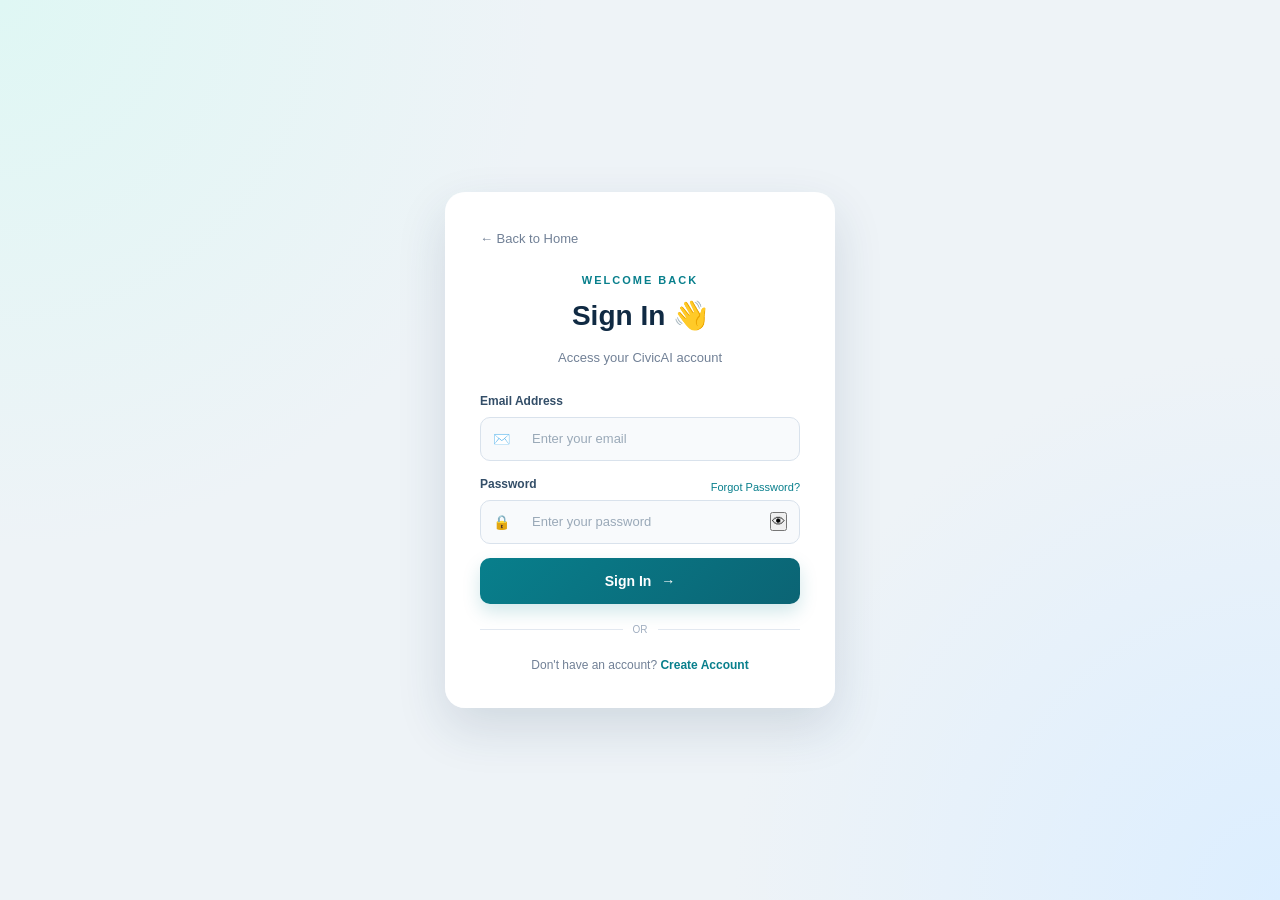
<file: frontend/login.html>
<!DOCTYPE html>
<html lang="en">
<head>
    <meta charset="UTF-8">
    <meta name="viewport" content="width=device-width, initial-scale=1.0">
    <title>CivicAI | Sign In</title>
    <link rel="stylesheet" href="style.css">
</head>

<body class="auth-modern">

    <div class="auth-wrapper">

        <!-- Left Section -->
        <div class="auth-visual">
            <div class="brand">
                <div class="brand-icon">🏙️</div>
                <span>Civic<span>AI</span></span>
            </div>

            <div class="visual-content">
                <p class="small-title">SMART CIVIC PLATFORM</p>

                <h1>
                    Make Your City<br>
                    <span>Better Together.</span>
                </h1>

                <p>
                    Report civic problems, track your requests,
                    and help build a smarter and safer community.
                </p>

                <div class="visual-stats">
                    <div>
                        <strong>24/7</strong>
                        <small>Available</small>
                    </div>

                    <div>
                        <strong>AI</strong>
                        <small>Powered</small>
                    </div>

                    <div>
                        <strong>100%</strong>
                        <small>Citizen Focused</small>
                    </div>
                </div>
            </div>

            <div class="city-line">
                🏢 🏠 🌳 🏫 🏥 🚦
            </div>
        </div>


        <!-- Right Section -->
        <div class="auth-form-section">

            <div class="auth-form-box">

                <a href="index.html" class="back-home">
                    ← Back to Home
                </a>

                <div class="form-heading">
                    <p>WELCOME BACK</p>
                    <h2>Sign In 👋</h2>
                    <span>Access your CivicAI account</span>
                </div>

                <form id="loginForm">

                    <div class="input-group">
                        <label>Email Address</label>
                        <div class="input-box">
                            <span>✉️</span>
                            <input
                                type="email"
                                id="loginEmail"
                                placeholder="Enter your email"
                                required
                            >
                        </div>
                    </div>

                    <div class="input-group">
                        <div class="label-row">
                            <label>Password</label>
                            <a href="#">Forgot Password?</a>
                        </div>

                        <div class="input-box">
                            <span>🔒</span>

                            <input
                                type="password"
                                id="loginPassword"
                                placeholder="Enter your password"
                                required
                            >

                            <button
                                type="button"
                                class="show-password"
                                onclick="togglePassword()">
                                👁
                            </button>
                        </div>
                    </div>

                    <button type="submit" class="modern-login-btn">
                        Sign In
                        <span>→</span>
                    </button>

                </form>

                <div class="divider">
                    <span>OR</span>
                </div>

                <p class="account-text">
                    Don't have an account?
                    <a href="signup.html">Create Account</a>
                </p>

            </div>

        </div>

    </div>


<script>

function togglePassword() {

    const password = document.getElementById("loginPassword");

    if (password.type === "password") {
        password.type = "text";
    } else {
        password.type = "password";
    }
}


document.getElementById("loginForm").addEventListener("submit", async function(e) {

    e.preventDefault();

    const email = document.getElementById("loginEmail").value.trim();
    const password = document.getElementById("loginPassword").value;

    // Check empty fields
    if (!email || !password) {
        alert("Please enter email and password.");
        return;
    }

    try {

        const response = await fetch("/api/login", {

            method: "POST",

            headers: {
                "Content-Type": "application/json"
            },

            body: JSON.stringify({
                email: email,
                password: password
            })

        });

        const result = await response.json();


        // Successful login
        if (response.ok) {

            // Store only basic login information
            sessionStorage.setItem("loggedIn", "true");
            sessionStorage.setItem("userName", result.name);
            sessionStorage.setItem("userEmail", result.email);

            alert("Login successful! 🎉");

            // Go to dashboard
            window.location.href = "dashboard.html";

        } else {

            alert(result.message);

        }

    } catch (error) {

        console.error("Login Error:", error);

        alert(
            "Unable to connect to CivicAI server.\n\n" +
            "Please make sure backend.py is running."
        );

    }

});

</script>

</body>
</html>
</file>
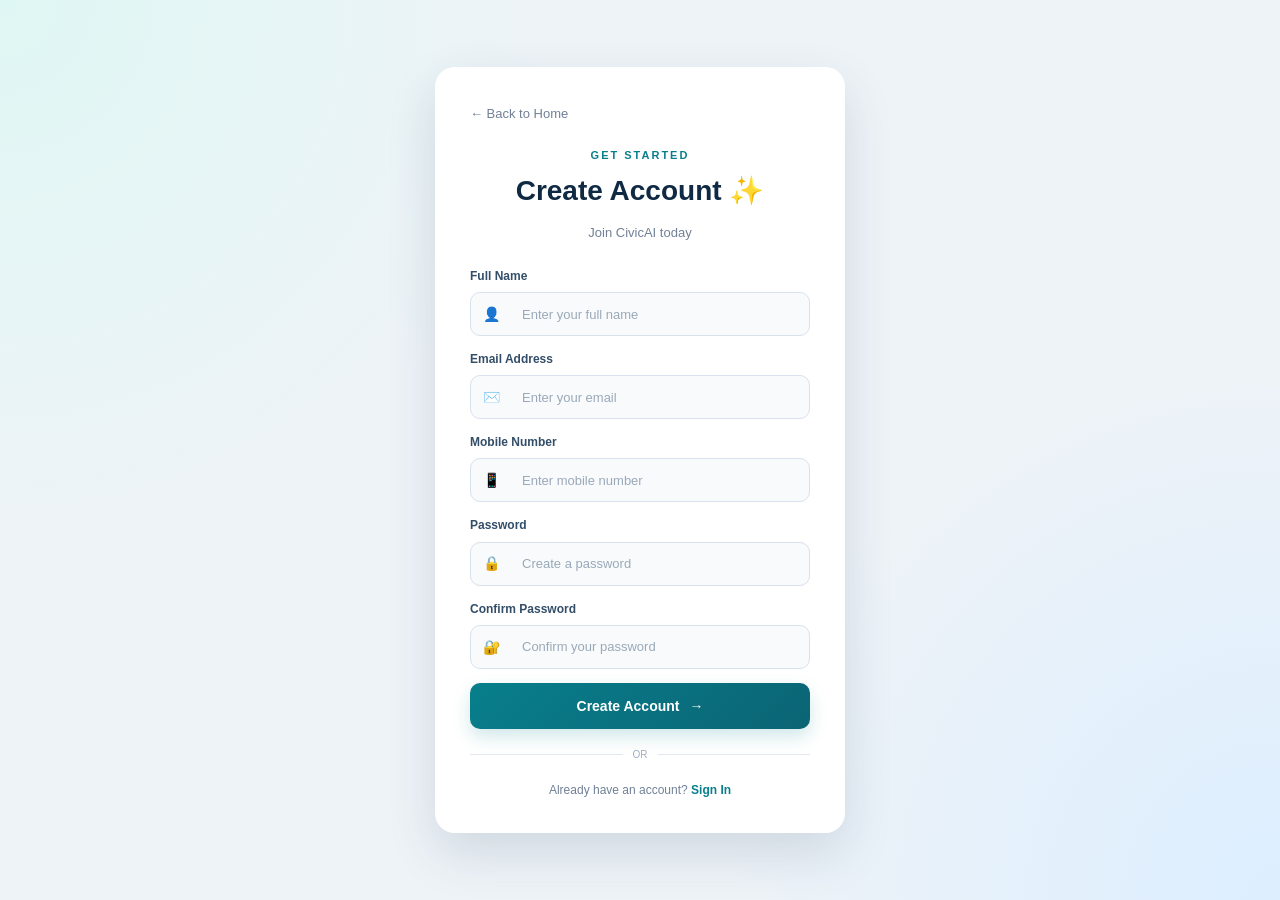
<file: frontend/signup.html>
<!DOCTYPE html>
<html lang="en">
<head>
    <meta charset="UTF-8">
    <meta name="viewport" content="width=device-width, initial-scale=1.0">

    <title>CivicAI | Create Account</title>

    <link rel="stylesheet" href="style.css">
</head>

<body class="auth-modern">

<div class="auth-wrapper">

    <!-- Left Visual -->
    <div class="auth-visual">

        <div class="brand">
            <div class="brand-icon">🏙️</div>

            <span>
                Civic<span>AI</span>
            </span>
        </div>

        <div class="visual-content">

            <p class="small-title">
                JOIN THE COMMUNITY
            </p>

            <h1>
                Your Voice.<br>
                <span>Your City.</span>
            </h1>

            <p>
                Join CivicAI and make it easier to report,
                track and improve civic issues in your community.
            </p>

            <div class="feature-list">

                <div>
                    <span>✓</span>
                    Report civic issues easily
                </div>

                <div>
                    <span>✓</span>
                    Track your complaints
                </div>

                <div>
                    <span>✓</span>
                    AI-assisted issue analysis
                </div>

                <div>
                    <span>✓</span>
                    Help improve your community
                </div>

            </div>

        </div>

        <div class="city-line">
            🏢 🏠 🌳 🏫 🏥 🚦
        </div>

    </div>


    <!-- Sign Up Form -->
    <div class="auth-form-section">

        <div class="auth-form-box signup-box">

            <a href="index.html" class="back-home">
                ← Back to Home
            </a>

            <div class="form-heading">

                <p>GET STARTED</p>

                <h2>Create Account ✨</h2>

                <span>
                    Join CivicAI today
                </span>

            </div>


            <form id="signupForm">

                <div class="input-group">

                    <label>Full Name</label>

                    <div class="input-box">

                        <span>👤</span>

                        <input
                            type="text"
                            id="name"
                            placeholder="Enter your full name"
                            required
                        >

                    </div>

                </div>


                <div class="input-group">

                    <label>Email Address</label>

                    <div class="input-box">

                        <span>✉️</span>

                        <input
                            type="email"
                            id="email"
                            placeholder="Enter your email"
                            required
                        >

                    </div>

                </div>


                <div class="input-group">

                    <label>Mobile Number</label>

                    <div class="input-box">

                        <span>📱</span>

                        <input
                            type="tel"
                            id="mobile"
                            placeholder="Enter mobile number"
                            required
                        >

                    </div>

                </div>


                <div class="input-group">

                    <label>Password</label>

                    <div class="input-box">

                        <span>🔒</span>

                        <input
                            type="password"
                            id="password"
                            placeholder="Create a password"
                            required
                        >

                    </div>

                </div>


                <div class="input-group">

                    <label>Confirm Password</label>

                    <div class="input-box">

                        <span>🔐</span>

                        <input
                            type="password"
                            id="confirmPassword"
                            placeholder="Confirm your password"
                            required
                        >

                    </div>

                </div>


                <button type="submit" class="modern-login-btn">

                    Create Account

                    <span>→</span>

                </button>

            </form>


            <div class="divider">
                <span>OR</span>
            </div>


            <p class="account-text">

                Already have an account?

                <a href="login.html">
                    Sign In
                </a>

            </p>

        </div>

    </div>

</div>


<script>

document.getElementById("signupForm").addEventListener("submit", async function(e) {

    e.preventDefault();


    // Get form values
    const name = document.getElementById("name").value.trim();
    const email = document.getElementById("email").value.trim();
    const mobile = document.getElementById("mobile").value.trim();
    const password = document.getElementById("password").value;
    const confirmPassword = document.getElementById("confirmPassword").value;


    // Check password
    if (password !== confirmPassword) {

        alert("Passwords do not match!");

        return;
    }


    // Send data to Flask backend
    try {

        const response = await fetch(
            "http://127.0.0.1:5000/api/signup",
            {
                method: "POST",

                headers: {
                    "Content-Type": "application/json"
                },

                body: JSON.stringify({
                    name: name,
                    email: email,
                    mobile: mobile,
                    password: password
                })
            }
        );


        const result = await response.json();


        // Successful signup
        if (response.ok) {

            alert("Account created successfully! 🎉");

            window.location.href = "login.html";

        }

        // Backend error
        else {

            alert(result.message);

        }


    }

    // Backend connection error
    catch (error) {

        alert(
            "Unable to connect to CivicAI server.\n\n" +
            "Please make sure backend.py is running."
        );

        console.error("Backend Error:", error);

    }

});

</script>


</body>
</html>
</file>
<file: frontend/style.css>
* {
    margin: 0;
    padding: 0;
    box-sizing: border-box;
}

html {
    scroll-behavior: smooth;
}

body {
    font-family: Arial, Helvetica, sans-serif;
    background: #f5f7fb;
    color: #172033;
    line-height: 1.6;
}

/* ================= NAVBAR ================= */

.navbar {
    width: 100%;
    padding: 18px 7%;
    background: #ffffff;
    display: flex;
    justify-content: space-between;
    align-items: center;
    border-bottom: 1px solid #e7eaf0;
    position: sticky;
    top: 0;
    z-index: 1000;
}

.logo {
    display: flex;
    align-items: center;
    gap: 12px;
}

.logo-icon {
    width: 46px;
    height: 46px;
    border-radius: 12px;
    background: #1d4ed8;
    display: flex;
    justify-content: center;
    align-items: center;
    font-size: 23px;
}

.logo h2 {
    font-size: 21px;
    color: #172033;
}

.logo span {
    display: block;
    font-size: 10px;
    color: #6b7280;
}

.nav-links {
    display: flex;
    align-items: center;
    gap: 28px;
}

.nav-links a {
    text-decoration: none;
    color: #374151;
    font-size: 14px;
    font-weight: 600;
}

.nav-links a:hover {
    color: #1d4ed8;
}

.language-btn {
    border: 1px solid #d8dee9;
    background: #ffffff;
    padding: 9px 15px;
    border-radius: 8px;
    cursor: pointer;
}


/* ================= HERO ================= */

.hero {
    min-height: 650px;
    padding: 90px 7%;
    display: flex;
    align-items: center;
    justify-content: space-between;
    gap: 60px;
    background: linear-gradient(
        135deg,
        #eff6ff,
        #ffffff
    );
}

.hero-content {
    max-width: 650px;
}

.badge {
    display: inline-block;
    padding: 8px 14px;
    background: #dbeafe;
    color: #1d4ed8;
    border-radius: 30px;
    font-size: 13px;
    font-weight: 600;
    margin-bottom: 22px;
}

.hero h1 {
    font-size: 55px;
    line-height: 1.12;
    margin-bottom: 22px;
    color: #111827;
}

.hero h1 span {
    color: #1d4ed8;
}

.hero p {
    max-width: 590px;
    color: #5b6472;
    font-size: 17px;
    margin-bottom: 32px;
}

.hero-buttons {
    display: flex;
    gap: 15px;
}

.primary-btn,
.secondary-btn {
    display: inline-block;
    text-decoration: none;
    padding: 14px 22px;
    border-radius: 9px;
    font-weight: 600;
    font-size: 14px;
}

.primary-btn {
    background: #1d4ed8;
    color: white;
}

.primary-btn:hover {
    background: #163fae;
}

.secondary-btn {
    border: 1px solid #cfd6e3;
    color: #374151;
    background: white;
}


/* ================= HERO CARD ================= */

.hero-card {
    width: 390px;
    background: white;
    border-radius: 18px;
    padding: 25px;
    box-shadow: 0 20px 50px rgba(30, 50, 90, 0.12);
}

.card-header {
    display: flex;
    justify-content: space-between;
    font-weight: 700;
    margin-bottom: 25px;
}

.live {
    color: #16a34a;
    font-size: 12px;
}

.stats {
    display: grid;
    grid-template-columns: repeat(3, 1fr);
    gap: 10px;
}

.stat-box {
    background: #f8fafc;
    padding: 15px 8px;
    text-align: center;
    border-radius: 10px;
}

.stat-box h2 {
    font-size: 23px;
    color: #1d4ed8;
}

.stat-box p {
    font-size: 11px;
    color: #6b7280;
}

.progress-section {
    margin-top: 30px;
}

.progress-title {
    display: flex;
    justify-content: space-between;
    font-size: 13px;
    margin-bottom: 8px;
}

.progress {
    width: 100%;
    height: 9px;
    background: #e5e7eb;
    border-radius: 10px;
    overflow: hidden;
}

.progress-bar {
    width: 78%;
    height: 100%;
    background: #1d4ed8;
}


/* ================= SECTIONS ================= */

.report-section,
.about-section {
    padding: 90px 7%;
}

.section-heading {
    text-align: center;
    max-width: 700px;
    margin: auto;
}

.section-label {
    color: #1d4ed8;
    font-size: 12px;
    font-weight: 800;
    letter-spacing: 1px;
}

.section-heading h2 {
    font-size: 36px;
    margin: 10px 0;
    color: #111827;
}

.section-heading p {
    color: #6b7280;
}


/* ================= REPORT ================= */

.report-container {
    max-width: 1100px;
    margin: 45px auto 0;
    display: grid;
    grid-template-columns: 1.5fr 0.8fr;
    gap: 30px;
}

#issueForm,
.ai-card {
    background: white;
    padding: 32px;
    border-radius: 16px;
    box-shadow: 0 10px 35px rgba(30, 50, 90, 0.08);
}

.form-group {
    margin-bottom: 22px;
}

.form-group label {
    display: block;
    font-size: 14px;
    font-weight: 700;
    margin-bottom: 8px;
    color: #374151;
}

textarea,
input,
select {
    width: 100%;
    border: 1px solid #d7dce5;
    border-radius: 8px;
    padding: 13px 14px;
    font-size: 14px;
    outline: none;
    background: #ffffff;
    font-family: inherit;
}

textarea {
    height: 130px;
    resize: vertical;
}

textarea:focus,
input:focus,
select:focus {
    border-color: #1d4ed8;
}

.form-row {
    display: grid;
    grid-template-columns: 1fr 1fr;
    gap: 18px;
}


/* ================= SEVERITY ================= */

.severity-options {
    display: flex;
    gap: 12px;
}

.severity {
    flex: 1;
    border: 1px solid #d9dee8;
    padding: 12px;
    border-radius: 8px;
    cursor: pointer;
    text-align: center;
}

.severity input {
    width: auto;
    margin-right: 5px;
}

.low {
    color: #15803d;
}

.medium {
    color: #ca8a04;
}

.high {
    color: #dc2626;
}


/* ================= BUTTON ================= */

.submit-btn {
    width: 100%;
    border: none;
    background: #1d4ed8;
    color: white;
    padding: 15px;
    border-radius: 9px;
    font-size: 15px;
    font-weight: 700;
    cursor: pointer;
}

.submit-btn:hover {
    background: #163fae;
}


/* ================= AI CARD ================= */

.ai-card {
    background: #172554;
    color: white;
}

.ai-icon {
    width: 52px;
    height: 52px;
    border-radius: 13px;
    background: #1d4ed8;
    display: flex;
    align-items: center;
    justify-content: center;
    font-size: 25px;
    margin-bottom: 20px;
}

.ai-card h3 {
    font-size: 22px;
    margin-bottom: 12px;
}

.ai-card > p {
    color: #cbd5e1;
    font-size: 14px;
    margin-bottom: 25px;
}

.ai-feature {
    padding: 10px 0;
    border-bottom: 1px solid rgba(255,255,255,0.1);
    font-size: 14px;
}

.ai-feature span {
    color: #4ade80;
    margin-right: 8px;
}


/* ================= ABOUT ================= */

.about-section {
    background: #ffffff;
}

.feature-grid {
    max-width: 1100px;
    margin: 45px auto 0;
    display: grid;
    grid-template-columns: repeat(4, 1fr);
    gap: 20px;
}

.feature-card {
    padding: 25px;
    border: 1px solid #e5e7eb;
    border-radius: 14px;
    background: #ffffff;
}

.feature-icon {
    font-size: 30px;
    margin-bottom: 15px;
}

.feature-card h3 {
    margin-bottom: 8px;
}

.feature-card p {
    color: #6b7280;
    font-size: 13px;
}


/* ================= FOOTER ================= */

footer {
    background: #111827;
    color: white;
    text-align: center;
    padding: 40px 20px;
}

.footer-logo {
    font-size: 20px;
    margin-bottom: 8px;
}

footer p {
    color: #9ca3af;
    font-size: 13px;
}

.copyright {
    margin-top: 15px;
    font-size: 11px;
}


/* ================= RESPONSIVE ================= */

@media (max-width: 900px) {

    .nav-links {
        gap: 12px;
    }

    .hero {
        flex-direction: column;
        text-align: center;
    }

    .hero-buttons {
        justify-content: center;
    }

    .hero-card {
        width: 100%;
        max-width: 500px;
    }

    .report-container {
        grid-template-columns: 1fr;
    }

    .feature-grid {
        grid-template-columns: repeat(2, 1fr);
    }
}


@media (max-width: 600px) {

    .navbar {
        padding: 15px 5%;
    }

    .nav-links a {
        display: none;
    }

    .hero {
        padding: 60px 5%;
    }

    .hero h1 {
        font-size: 38px;
    }

    .hero-card {
        width: 100%;
    }

    .report-section,
    .about-section {
        padding: 60px 5%;
    }

    .section-heading h2 {
        font-size: 28px;
    }

    .form-row {
        grid-template-columns: 1fr;
    }

    .feature-grid {
        grid-template-columns: 1fr;
    }
}
/* ================= DASHBOARD ================= */

.dashboard {
    min-height: 100vh;
    padding: 55px 7%;
    background: #f5f7fb;
}

.dashboard-heading {
    display: flex;
    justify-content: space-between;
    align-items: center;
    gap: 30px;
    margin-bottom: 40px;
}

.dashboard-heading h1 {
    font-size: 34px;
    margin: 8px 0;
    color: #111827;
}

.dashboard-heading p {
    color: #6b7280;
}

.dashboard-stats {
    display: grid;
    grid-template-columns: repeat(4, 1fr);
    gap: 20px;
    margin-bottom: 35px;
}

.dashboard-card {
    background: white;
    padding: 25px;
    border-radius: 14px;
    box-shadow: 0 8px 25px rgba(30, 50, 90, 0.06);
}

.dashboard-icon {
    font-size: 25px;
    margin-bottom: 12px;
}

.dashboard-card h2 {
    font-size: 30px;
    color: #1d4ed8;
}

.dashboard-card p {
    color: #6b7280;
    font-size: 13px;
}


/* Reports */

.reports-panel {
    background: white;
    padding: 28px;
    border-radius: 15px;
    box-shadow: 0 8px 25px rgba(30, 50, 90, 0.06);
}

.panel-header {
    display: flex;
    justify-content: space-between;
    align-items: center;
    margin-bottom: 25px;
}

.panel-header h2 {
    font-size: 21px;
}

.panel-header p {
    color: #6b7280;
    font-size: 13px;
}

.panel-header a {
    color: #1d4ed8;
    text-decoration: none;
    font-size: 13px;
    font-weight: 700;
}


/* Table */

.table-wrapper {
    overflow-x: auto;
}

table {
    width: 100%;
    border-collapse: collapse;
}

th {
    text-align: left;
    background: #f8fafc;
    color: #6b7280;
    font-size: 12px;
    padding: 14px;
}

td {
    padding: 16px 14px;
    border-bottom: 1px solid #eef0f4;
    font-size: 13px;
}


/* Status */

.status {
    display: inline-block;
    padding: 5px 10px;
    border-radius: 20px;
    font-size: 11px;
    font-weight: 700;
}

.status.high {
    background: #fee2e2;
    color: #dc2626;
}

.status.medium {
    background: #fef3c7;
    color: #b45309;
}

.status.pending {
    background: #fef3c7;
    color: #b45309;
}

.status.progress-status {
    background: #dbeafe;
    color: #1d4ed8;
}

.status.resolved {
    background: #dcfce7;
    color: #15803d;
}


/* Quick Actions */

.quick-section {
    margin-top: 35px;
}

.quick-section h2 {
    margin-bottom: 20px;
}

.quick-grid {
    display: grid;
    grid-template-columns: repeat(3, 1fr);
    gap: 20px;
}

.quick-card {
    display: flex;
    align-items: center;
    gap: 15px;

    background: white;
    padding: 22px;

    border-radius: 14px;

    text-decoration: none;
    color: #172033;

    box-shadow: 0 8px 25px rgba(30, 50, 90, 0.06);
}

.quick-card:hover {
    transform: translateY(-3px);
}

.quick-card > span {
    font-size: 30px;
}

.quick-card h3 {
    font-size: 16px;
    margin-bottom: 4px;
}

.quick-card p {
    font-size: 12px;
    color: #6b7280;
}


/* Dashboard Responsive */

@media (max-width: 900px) {

    .dashboard-stats {
        grid-template-columns: repeat(2, 1fr);
    }

    .quick-grid {
        grid-template-columns: 1fr;
    }

    .dashboard-heading {
        flex-direction: column;
        align-items: flex-start;
    }
}


@media (max-width: 600px) {

    .dashboard {
        padding: 40px 5%;
    }

    .dashboard-stats {
        grid-template-columns: 1fr;
    }

    .dashboard-heading h1 {
        font-size: 28px;
    }
}
/* =========================================
   COMPACT CENTER AUTH CARD
========================================= */

.auth-modern {
    min-height: 100vh;
    margin: 0;

    display: flex;
    align-items: center;
    justify-content: center;

    background:
        radial-gradient(circle at top left, #dff7f4, transparent 35%),
        radial-gradient(circle at bottom right, #dceeff, transparent 35%),
        #eef3f7;

    font-family: "Segoe UI", Arial, sans-serif;
}


/* Hide the large left section */

.auth-visual {
    display: none;
}


/* Center the form */

.auth-wrapper {
    width: 100%;
    min-height: 100vh;

    display: flex;
    align-items: center;
    justify-content: center;
}


/* Form area */

.auth-form-section {
    width: 100%;

    padding: 25px;

    background: transparent;

    display: flex;
    align-items: center;
    justify-content: center;
}


/* Small card */

.auth-form-box {
    width: 100%;
    max-width: 390px;

    background: rgba(255, 255, 255, 0.96);

    padding: 32px 34px;

    border-radius: 20px;

    border: 1px solid rgba(255,255,255,0.8);

    box-shadow:
        0 20px 50px rgba(30, 60, 90, 0.14);

    box-sizing: border-box;
}


/* Signup card slightly smaller */

.signup-box {
    max-width: 410px;
}


/* Back */

.back-home {
    display: inline-block;

    margin-bottom: 22px;

    color: #718096;

    font-size: 13px;

    text-decoration: none;
}

.back-home:hover {
    color: #087f8c;
}


/* Heading */

.form-heading {
    text-align: center;

    margin-bottom: 22px;
}

.form-heading p {
    color: #087f8c;

    font-size: 11px;

    font-weight: 800;

    letter-spacing: 2px;

    margin-bottom: 5px;
}

.form-heading h2 {
    margin: 0 0 5px;

    color: #102a43;

    font-size: 28px;

    font-weight: 800;
}

.form-heading span {
    color: #718096;

    font-size: 13px;
}


/* Input */

.input-group {
    margin-bottom: 14px;
}

.input-group label {
    display: block;

    color: #334e68;

    font-size: 12px;

    font-weight: 700;

    margin-bottom: 6px;
}

.input-box {
    height: 44px;

    display: flex;
    align-items: center;

    gap: 8px;

    padding: 0 12px;

    background: #f8fafc;

    border: 1px solid #d9e2ec;

    border-radius: 10px;

    box-sizing: border-box;

    transition: 0.2s;
}

.input-box:focus-within {
    background: white;

    border-color: #087f8c;

    box-shadow:
        0 0 0 3px rgba(8,127,140,0.08);
}

.input-box > span {
    font-size: 14px;
}

.input-box input {
    width: 100%;

    border: none;

    outline: none;

    background: transparent;

    font-size: 13px;

    color: #243b53;
}

.input-box input::placeholder {
    color: #9aa9b8;
}


/* Button */

.modern-login-btn {
    width: 100%;

    height: 46px;

    margin-top: 5px;

    border: none;

    border-radius: 10px;

    background: linear-gradient(
        135deg,
        #087f8c,
        #0b6474
    );

    color: white;

    font-size: 14px;

    font-weight: 700;

    cursor: pointer;

    display: flex;
    align-items: center;
    justify-content: center;

    gap: 10px;

    box-shadow:
        0 8px 18px rgba(8,127,140,0.18);

    transition: 0.2s;
}

.modern-login-btn:hover {
    transform: translateY(-1px);

    box-shadow:
        0 11px 22px rgba(8,127,140,0.25);
}


/* Divider */

.divider {
    display: flex;

    align-items: center;

    gap: 10px;

    margin: 18px 0;

    color: #a0aec0;

    font-size: 10px;
}

.divider::before,
.divider::after {
    content: "";

    flex: 1;

    height: 1px;

    background: #e2e8f0;
}


/* Account text */

.account-text {
    margin: 0;

    text-align: center;

    color: #718096;

    font-size: 12px;
}

.account-text a {
    color: #087f8c;

    font-weight: 700;

    text-decoration: none;
}


/* Forgot password */

.label-row {
    display: flex;

    justify-content: space-between;

    align-items: center;
}

.label-row a {
    color: #087f8c;

    font-size: 11px;

    text-decoration: none;
}


/* Mobile */

@media (max-width: 500px) {

    .auth-form-section {
        padding: 15px;
    }

    .auth-form-box {
        padding: 26px 22px;

        border-radius: 16px;
    }

    .form-heading h2 {
        font-size: 25px;
    }
}
</file>
